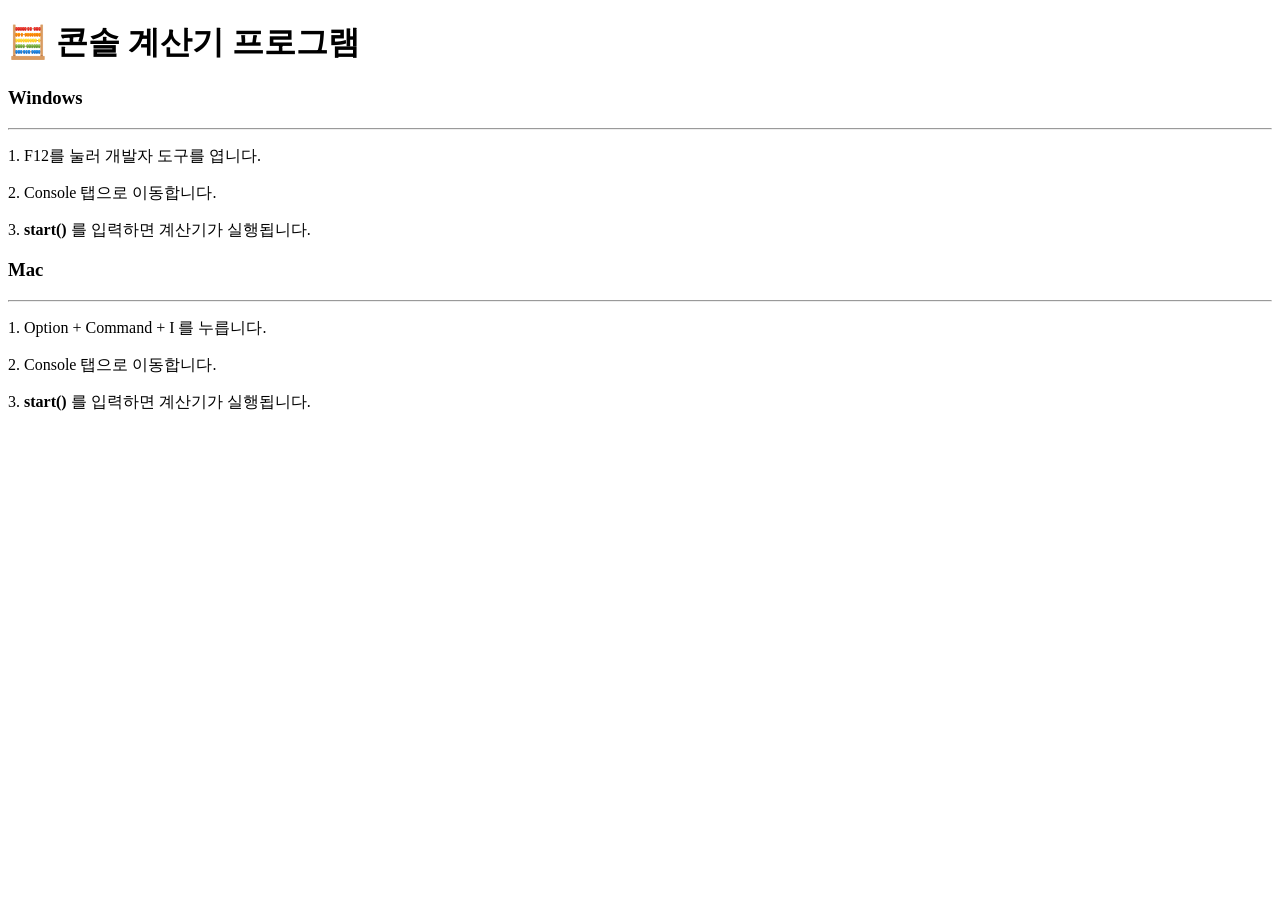
<file: JS/day1/index.html>
<!DOCTYPE html>
<html lang="ko">

<head>
    <meta charset="UTF-8">
    <title>사칙연산 계산기</title>

    <script src="calculator.js"></script>
</head>

<body>

    <h1>🧮 콘솔 계산기 프로그램</h1>

    <h3>Windows</h3>
    <hr>

    <p>1. F12를 눌러 개발자 도구를 엽니다.</p>
    <p>2. Console 탭으로 이동합니다.</p>
    <p>3. <strong>start()</strong> 를 입력하면 계산기가 실행됩니다.</p>

    <h3>Mac</h3>
    <hr>

    <p>1. Option + Command + I 를 누릅니다.</p>
    <p>2. Console 탭으로 이동합니다.</p>
    <p>3. <strong>start()</strong> 를 입력하면 계산기가 실행됩니다.</p>

</body>

</html>
</file>
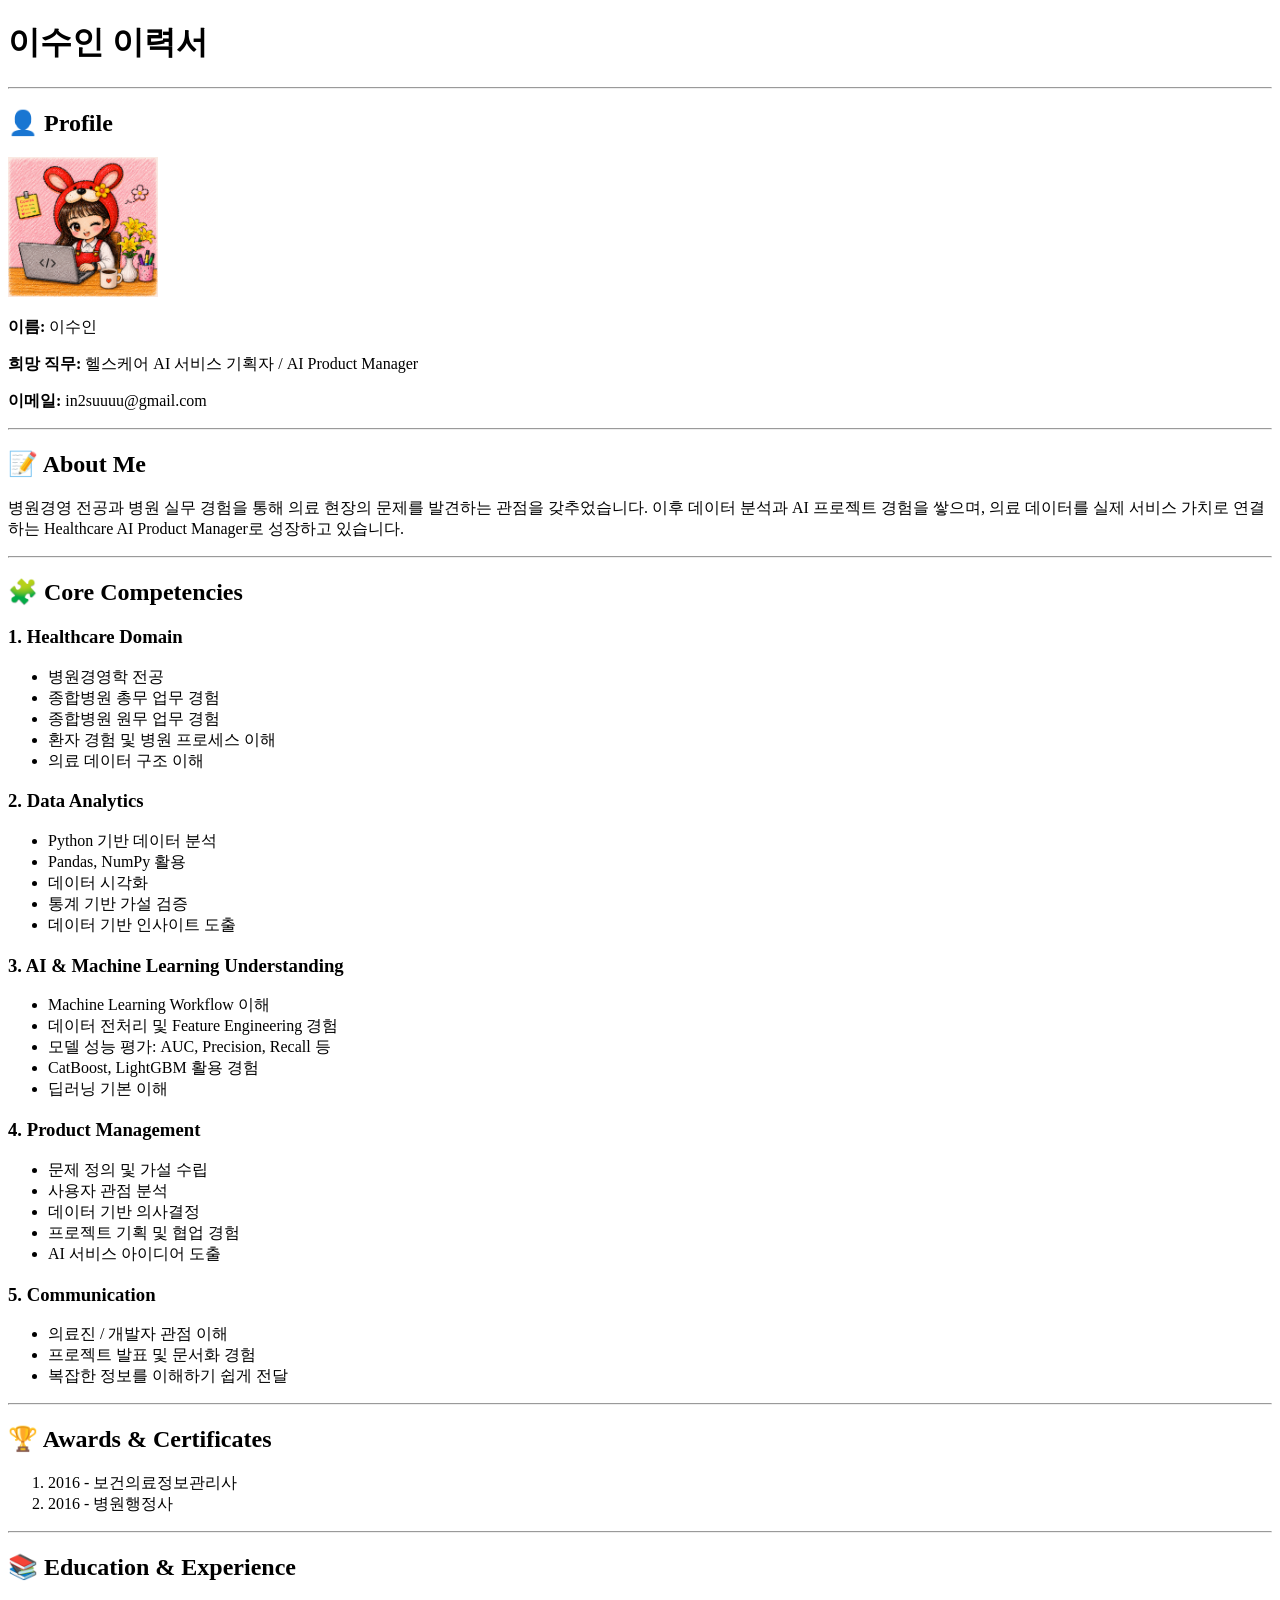
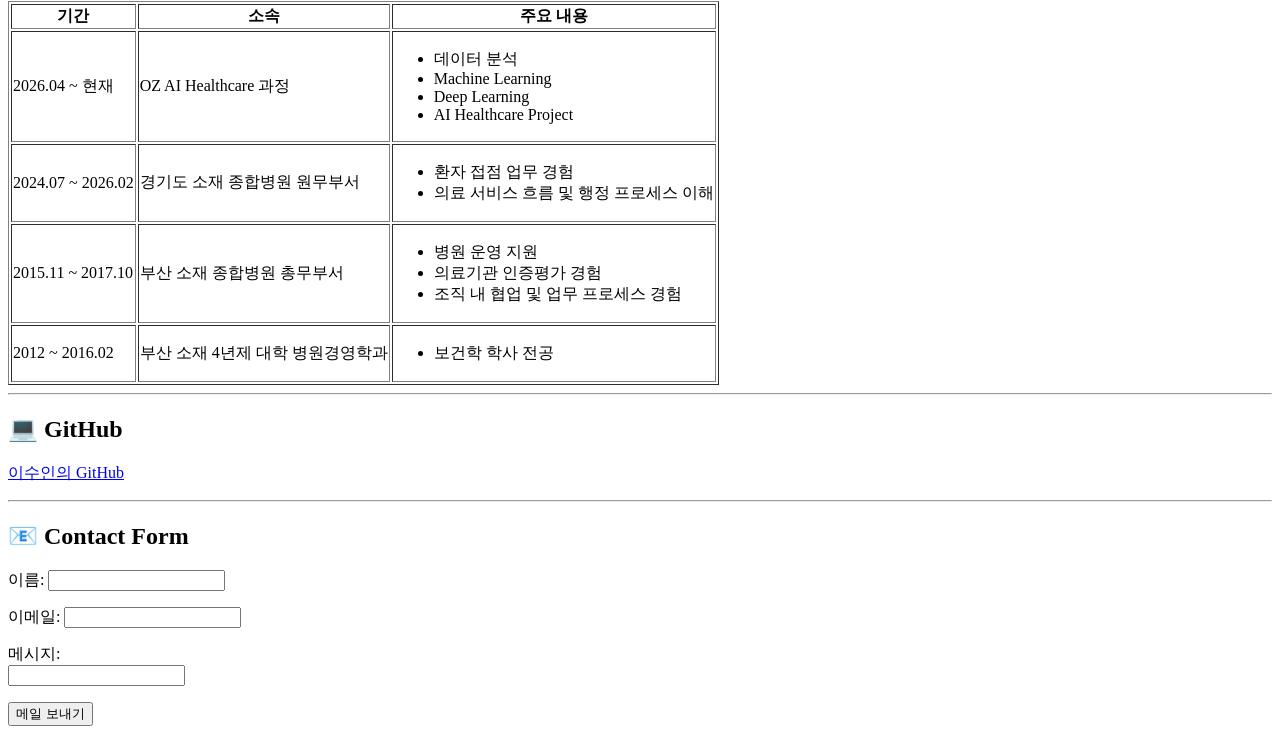
<file: HTML_CSS/day1/resume.html>
<!DOCTYPE html>
<html lang="ko">
<head>
  <meta charset="UTF-8">
  <title>이수인 이력서</title>
</head>

<body>

  <h1>이수인 이력서</h1>

  <hr>

  <h2>👤 Profile</h2>
  <img src="이또끼.png" alt="프로필 이미지" width="150">

  <p><strong>이름:</strong> 이수인</p>
  <p><strong>희망 직무:</strong> 헬스케어 AI 서비스 기획자 / AI Product Manager</p>
  <p><strong>이메일:</strong> in2suuuu@gmail.com</p>

  <hr>

  <h2>📝 About Me</h2>
  <p>
    병원경영 전공과 병원 실무 경험을 통해 의료 현장의 문제를 발견하는 관점을 갖추었습니다.
    이후 데이터 분석과 AI 프로젝트 경험을 쌓으며, 의료 데이터를 실제 서비스 가치로 연결하는
    Healthcare AI Product Manager로 성장하고 있습니다.
  </p>

  <hr>

  <h2>🧩 Core Competencies</h2>

  <h3>1. Healthcare Domain</h3>
  <ul>
    <li>병원경영학 전공</li>
    <li>종합병원 총무 업무 경험</li>
    <li>종합병원 원무 업무 경험</li>
    <li>환자 경험 및 병원 프로세스 이해</li>
    <li>의료 데이터 구조 이해</li>
  </ul>

  <h3>2. Data Analytics</h3>
  <ul>
    <li>Python 기반 데이터 분석</li>
    <li>Pandas, NumPy 활용</li>
    <li>데이터 시각화</li>
    <li>통계 기반 가설 검증</li>
    <li>데이터 기반 인사이트 도출</li>
  </ul>

  <h3>3. AI & Machine Learning Understanding</h3>
  <ul>
    <li>Machine Learning Workflow 이해</li>
    <li>데이터 전처리 및 Feature Engineering 경험</li>
    <li>모델 성능 평가: AUC, Precision, Recall 등</li>
    <li>CatBoost, LightGBM 활용 경험</li>
    <li>딥러닝 기본 이해</li>
  </ul>

  <h3>4. Product Management</h3>
  <ul>
    <li>문제 정의 및 가설 수립</li>
    <li>사용자 관점 분석</li>
    <li>데이터 기반 의사결정</li>
    <li>프로젝트 기획 및 협업 경험</li>
    <li>AI 서비스 아이디어 도출</li>
  </ul>

  <h3>5. Communication</h3>
  <ul>
    <li>의료진 / 개발자 관점 이해</li>
    <li>프로젝트 발표 및 문서화 경험</li>
    <li>복잡한 정보를 이해하기 쉽게 전달</li>
  </ul>

  <hr>

  <h2>🏆 Awards & Certificates</h2>
  <ol>
    <li>2016 - 보건의료정보관리사</li>
    <li>2016 - 병원행정사</li>
  </ol>

  <hr>

  <h2>📚 Education & Experience</h2>

  <table border="1">
    <thead>
      <tr>
        <th>기간</th>
        <th>소속</th>
        <th>주요 내용</th>
      </tr>
    </thead>

    <tbody>
      <tr>
        <td>2026.04 ~ 현재</td>
        <td>OZ AI Healthcare 과정</td>
        <td>
          <ul>
            <li>데이터 분석</li>
            <li>Machine Learning</li>
            <li>Deep Learning</li>
            <li>AI Healthcare Project</li>
          </ul>
        </td>
      </tr>

      <tr>
        <td>2024.07 ~ 2026.02</td>
        <td>경기도 소재 종합병원 원무부서</td>
        <td>
          <ul>
            <li>환자 접점 업무 경험</li>
            <li>의료 서비스 흐름 및 행정 프로세스 이해</li>
          </ul>
        </td>
      </tr>

      <tr>
        <td>2015.11 ~ 2017.10</td>
        <td>부산 소재 종합병원 총무부서</td>
        <td>
          <ul>
            <li>병원 운영 지원</li>
            <li>의료기관 인증평가 경험</li>
            <li>조직 내 협업 및 업무 프로세스 경험</li>
          </ul>
        </td>
      </tr>

      <tr>
        <td>2012 ~ 2016.02</td>
        <td>부산 소재 4년제 대학 병원경영학과</td>
        <td>
          <ul>
            <li>보건학 학사 전공</li>
          </ul>
        </td>
      </tr>
    </tbody>
  </table>

  <hr>

  <h2>💻 GitHub</h2>
  <p>
    <a href="https://github.com/in2su-code" target="_blank">
      이수인의 GitHub
      
    </a>
  </p>

  <hr>

  <h2>📧 Contact Form</h2>

  <form>
    <p>
      <label for="name">이름:</label>
      <input type="text" id="name" name="name">
    </p>

    <p>
      <label for="email">이메일:</label>
      <input type="email" id="email" name="email">
    </p>

    <p>
      <label for="message">메시지:</label><br>
      <input type="text" id="message" name="message">
    </p>

    <button type="submit">메일 보내기</button>
  </form>

</body>
</html>
</file>
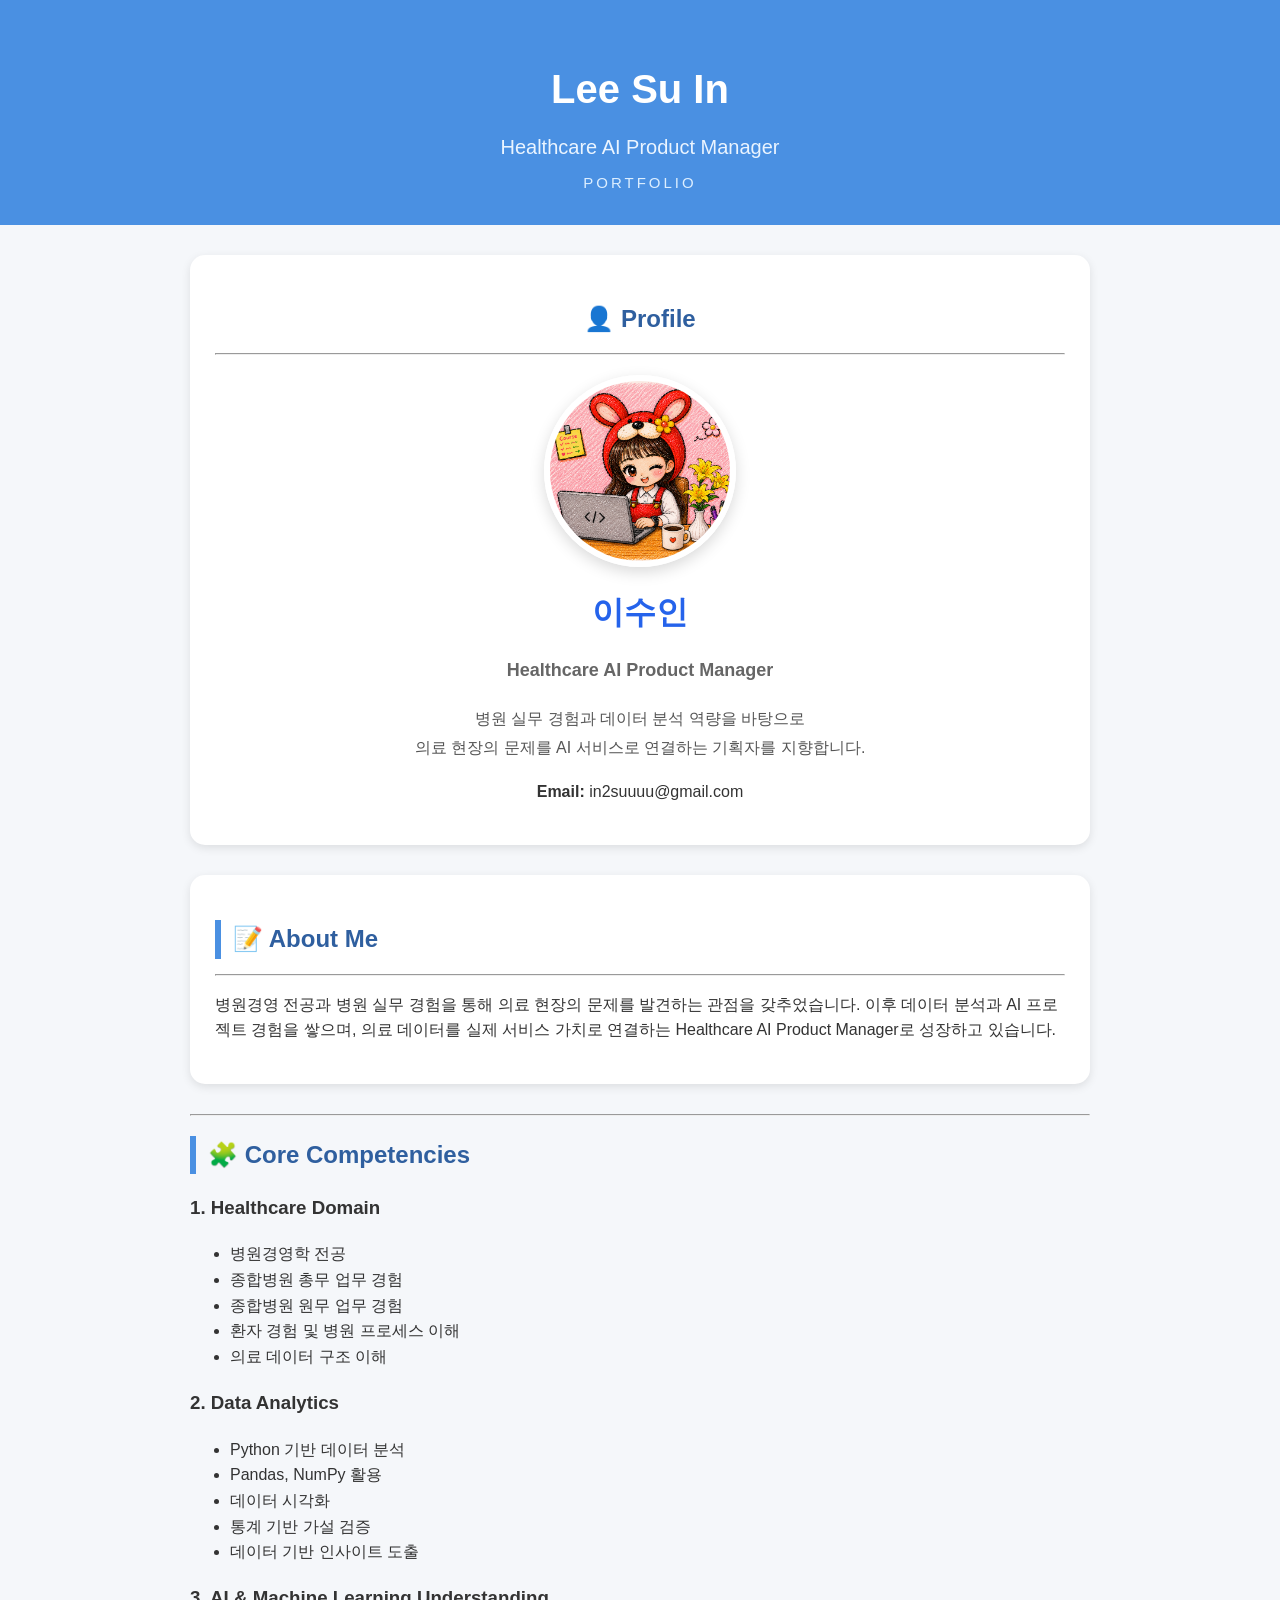
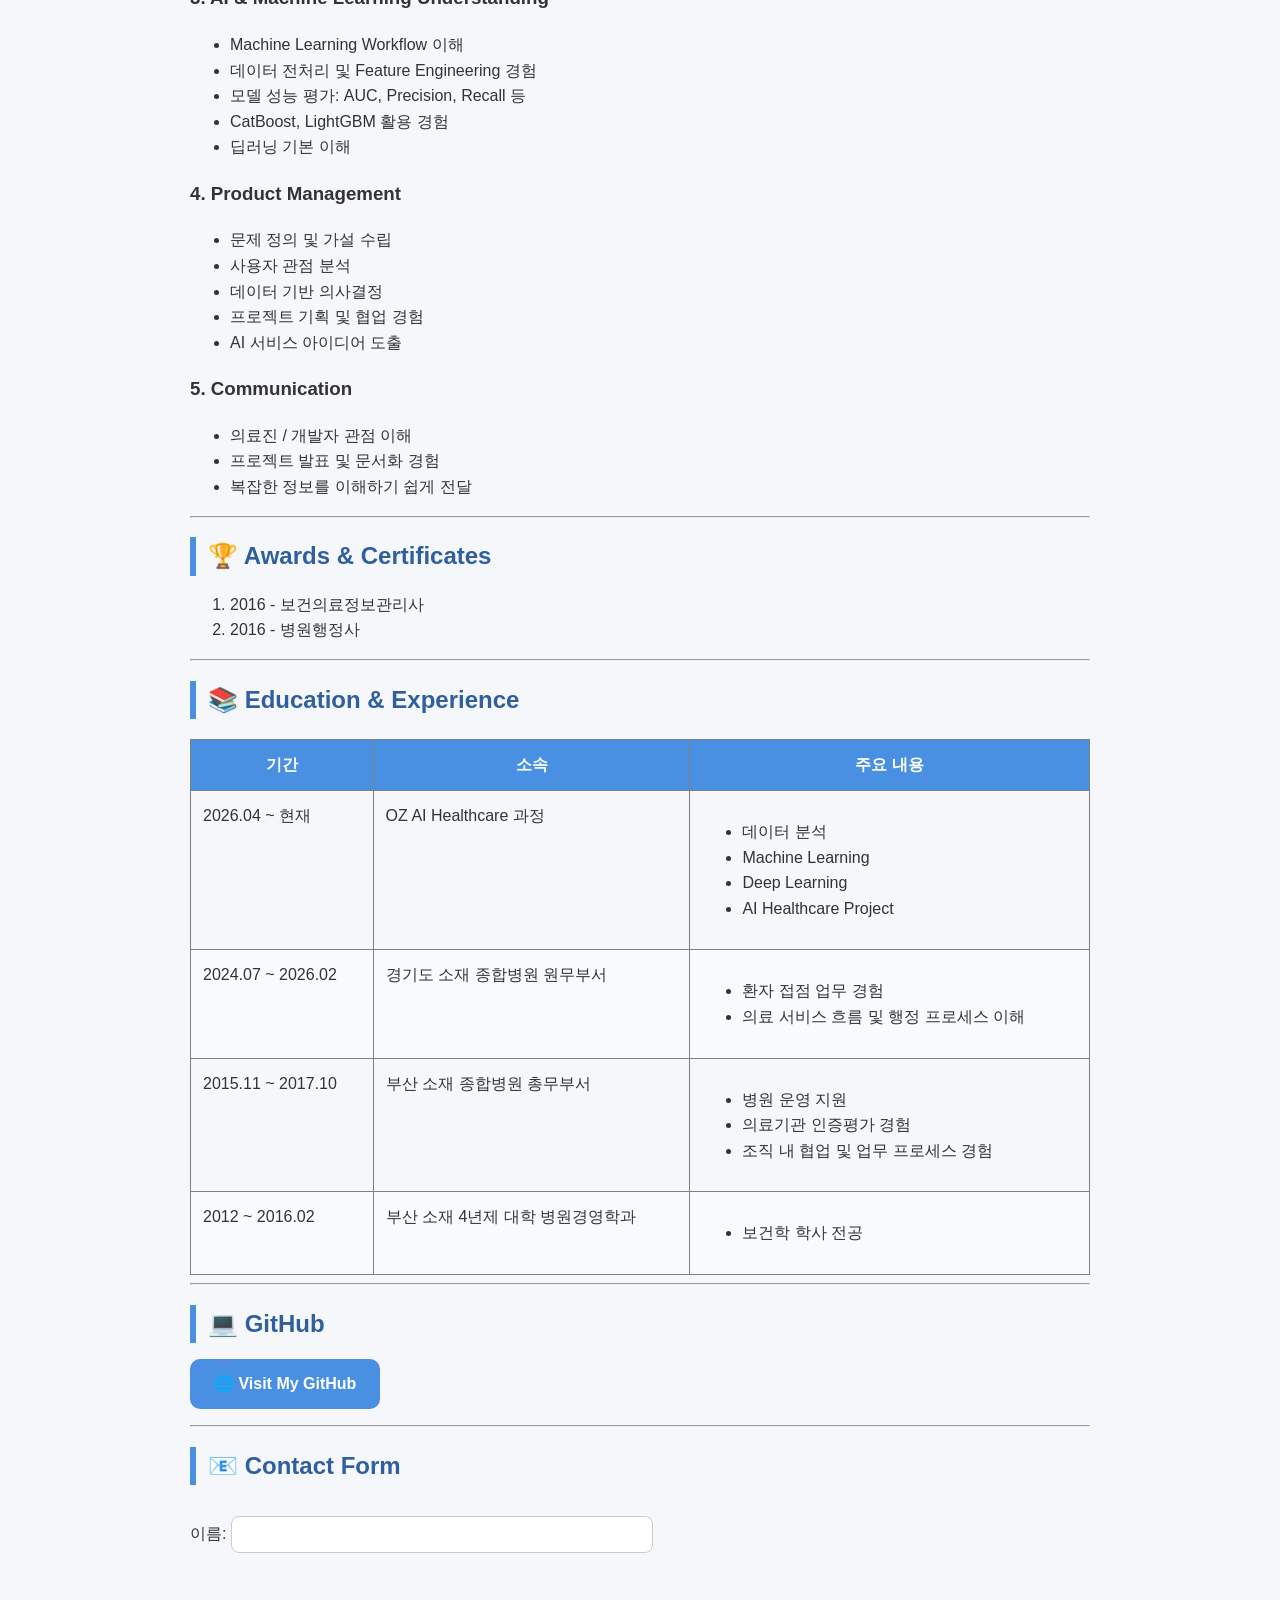
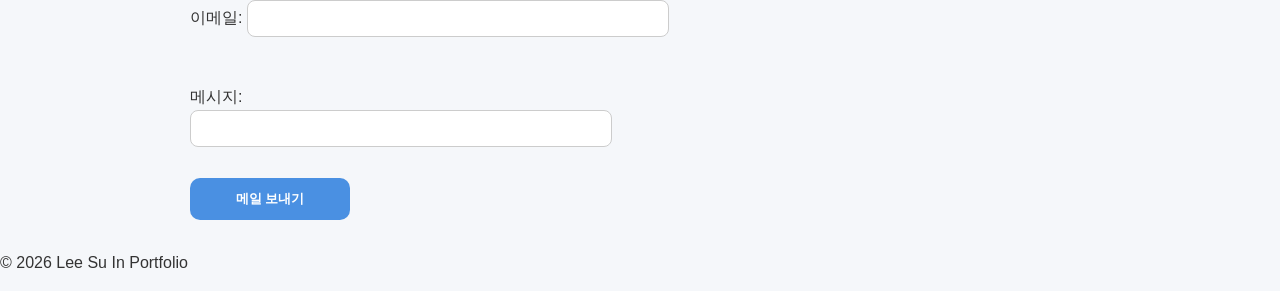
<file: HTML_CSS/day2/resume.html>
<!DOCTYPE html>
<html lang="ko">

<head>
  <meta charset="UTF-8">
  <title>이수인 이력서</title>
  <Link rel="stylesheet" href="resume_style.css">

</head>

<body>

  <header>
    <h1>Lee Su In</h1>

    <p>Healthcare AI Product Manager</p>

    <small>PORTFOLIO</small>
  </header>
  <main>
    <section class="profile-section">
      <h2>👤 Profile</h2>
      <hr>

      <img src="이또끼.png" alt="프로필 이미지" class="profile-img">

      <h3 class="profile-name">이수인</h3>

      <p class="profile-title">
        Healthcare AI Product Manager
      </p>

      <p class="profile-description">
        병원 실무 경험과 데이터 분석 역량을 바탕으로<br>
        의료 현장의 문제를 AI 서비스로 연결하는 기획자를 지향합니다.
      </p>

      <p>
        <strong>Email:</strong> in2suuuu@gmail.com
      </p>
    </section>


    <section>

      <h2>📝 About Me</h2>
      <hr>
      <p>
        병원경영 전공과 병원 실무 경험을 통해 의료 현장의 문제를 발견하는 관점을 갖추었습니다.
        이후 데이터 분석과 AI 프로젝트 경험을 쌓으며, 의료 데이터를 실제 서비스 가치로 연결하는
        Healthcare AI Product Manager로 성장하고 있습니다.
      </p>
    </section>


    <hr>

    <h2>🧩 Core Competencies</h2>

    <h3>1. Healthcare Domain</h3>
    <ul>
      <li>병원경영학 전공</li>
      <li>종합병원 총무 업무 경험</li>
      <li>종합병원 원무 업무 경험</li>
      <li>환자 경험 및 병원 프로세스 이해</li>
      <li>의료 데이터 구조 이해</li>
    </ul>

    <h3>2. Data Analytics</h3>
    <ul>
      <li>Python 기반 데이터 분석</li>
      <li>Pandas, NumPy 활용</li>
      <li>데이터 시각화</li>
      <li>통계 기반 가설 검증</li>
      <li>데이터 기반 인사이트 도출</li>
    </ul>

    <h3>3. AI & Machine Learning Understanding</h3>
    <ul>
      <li>Machine Learning Workflow 이해</li>
      <li>데이터 전처리 및 Feature Engineering 경험</li>
      <li>모델 성능 평가: AUC, Precision, Recall 등</li>
      <li>CatBoost, LightGBM 활용 경험</li>
      <li>딥러닝 기본 이해</li>
    </ul>

    <h3>4. Product Management</h3>
    <ul>
      <li>문제 정의 및 가설 수립</li>
      <li>사용자 관점 분석</li>
      <li>데이터 기반 의사결정</li>
      <li>프로젝트 기획 및 협업 경험</li>
      <li>AI 서비스 아이디어 도출</li>
    </ul>

    <h3>5. Communication</h3>
    <ul>
      <li>의료진 / 개발자 관점 이해</li>
      <li>프로젝트 발표 및 문서화 경험</li>
      <li>복잡한 정보를 이해하기 쉽게 전달</li>
    </ul>

    <hr>

    <h2>🏆 Awards & Certificates</h2>
    <ol>
      <li>2016 - 보건의료정보관리사</li>
      <li>2016 - 병원행정사</li>
    </ol>

    <hr>

    <h2>📚 Education & Experience</h2>

    <table border="1">
      <thead>
        <tr>
          <th>기간</th>
          <th>소속</th>
          <th>주요 내용</th>
        </tr>
      </thead>

      <tbody>
        <tr>
          <td>2026.04 ~ 현재</td>
          <td>OZ AI Healthcare 과정</td>
          <td>
            <ul>
              <li>데이터 분석</li>
              <li>Machine Learning</li>
              <li>Deep Learning</li>
              <li>AI Healthcare Project</li>
            </ul>
          </td>
        </tr>

        <tr>
          <td>2024.07 ~ 2026.02</td>
          <td>경기도 소재 종합병원 원무부서</td>
          <td>
            <ul>
              <li>환자 접점 업무 경험</li>
              <li>의료 서비스 흐름 및 행정 프로세스 이해</li>
            </ul>
          </td>
        </tr>

        <tr>
          <td>2015.11 ~ 2017.10</td>
          <td>부산 소재 종합병원 총무부서</td>
          <td>
            <ul>
              <li>병원 운영 지원</li>
              <li>의료기관 인증평가 경험</li>
              <li>조직 내 협업 및 업무 프로세스 경험</li>
            </ul>
          </td>
        </tr>

        <tr>
          <td>2012 ~ 2016.02</td>
          <td>부산 소재 4년제 대학 병원경영학과</td>
          <td>
            <ul>
              <li>보건학 학사 전공</li>
            </ul>
          </td>
        </tr>
      </tbody>
    </table>

    <hr>

    <h2>💻 GitHub</h2>
    <p>
      <a href="https://github.com/in2su-code"  target="_blank"
         class = "github-btn" >
         🌐 Visit My GitHub 

      </a>
    </p>

    <hr>

    <h2>📧 Contact Form</h2>

    <form>
      <p>
        <label for="name">이름:</label>
        <input type="text" id="name" name="name">
      </p>

      <p>
        <label for="email">이메일:</label>
        <input type="email" id="email" name="email">
      </p>

      <p>
        <label for="message">메시지:</label><br>
        <input type="text" id="message" name="message">
      </p>

      <button type="submit">메일 보내기</button>
    </form>
  </main>

  <footer>
    <p>© 2026 Lee Su In Portfolio</p>
  </footer>
</body>

</html>
</file>
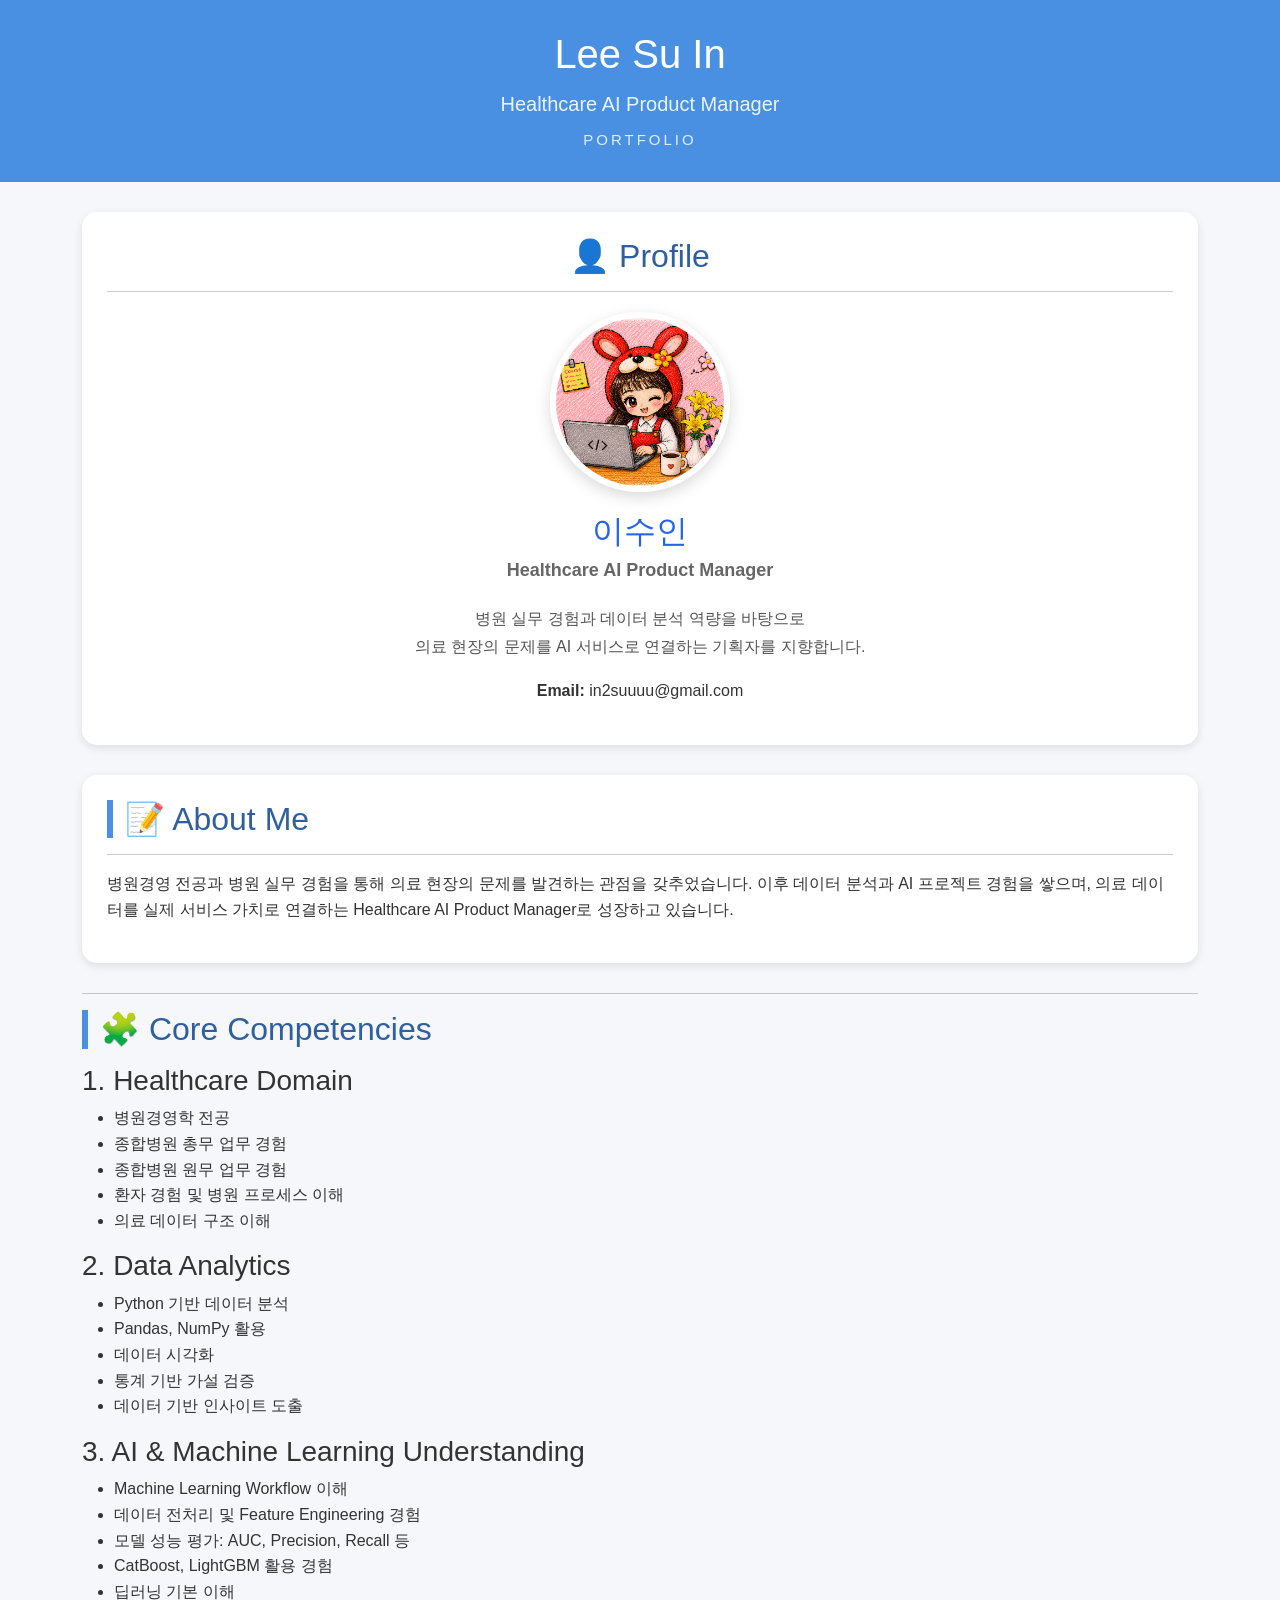
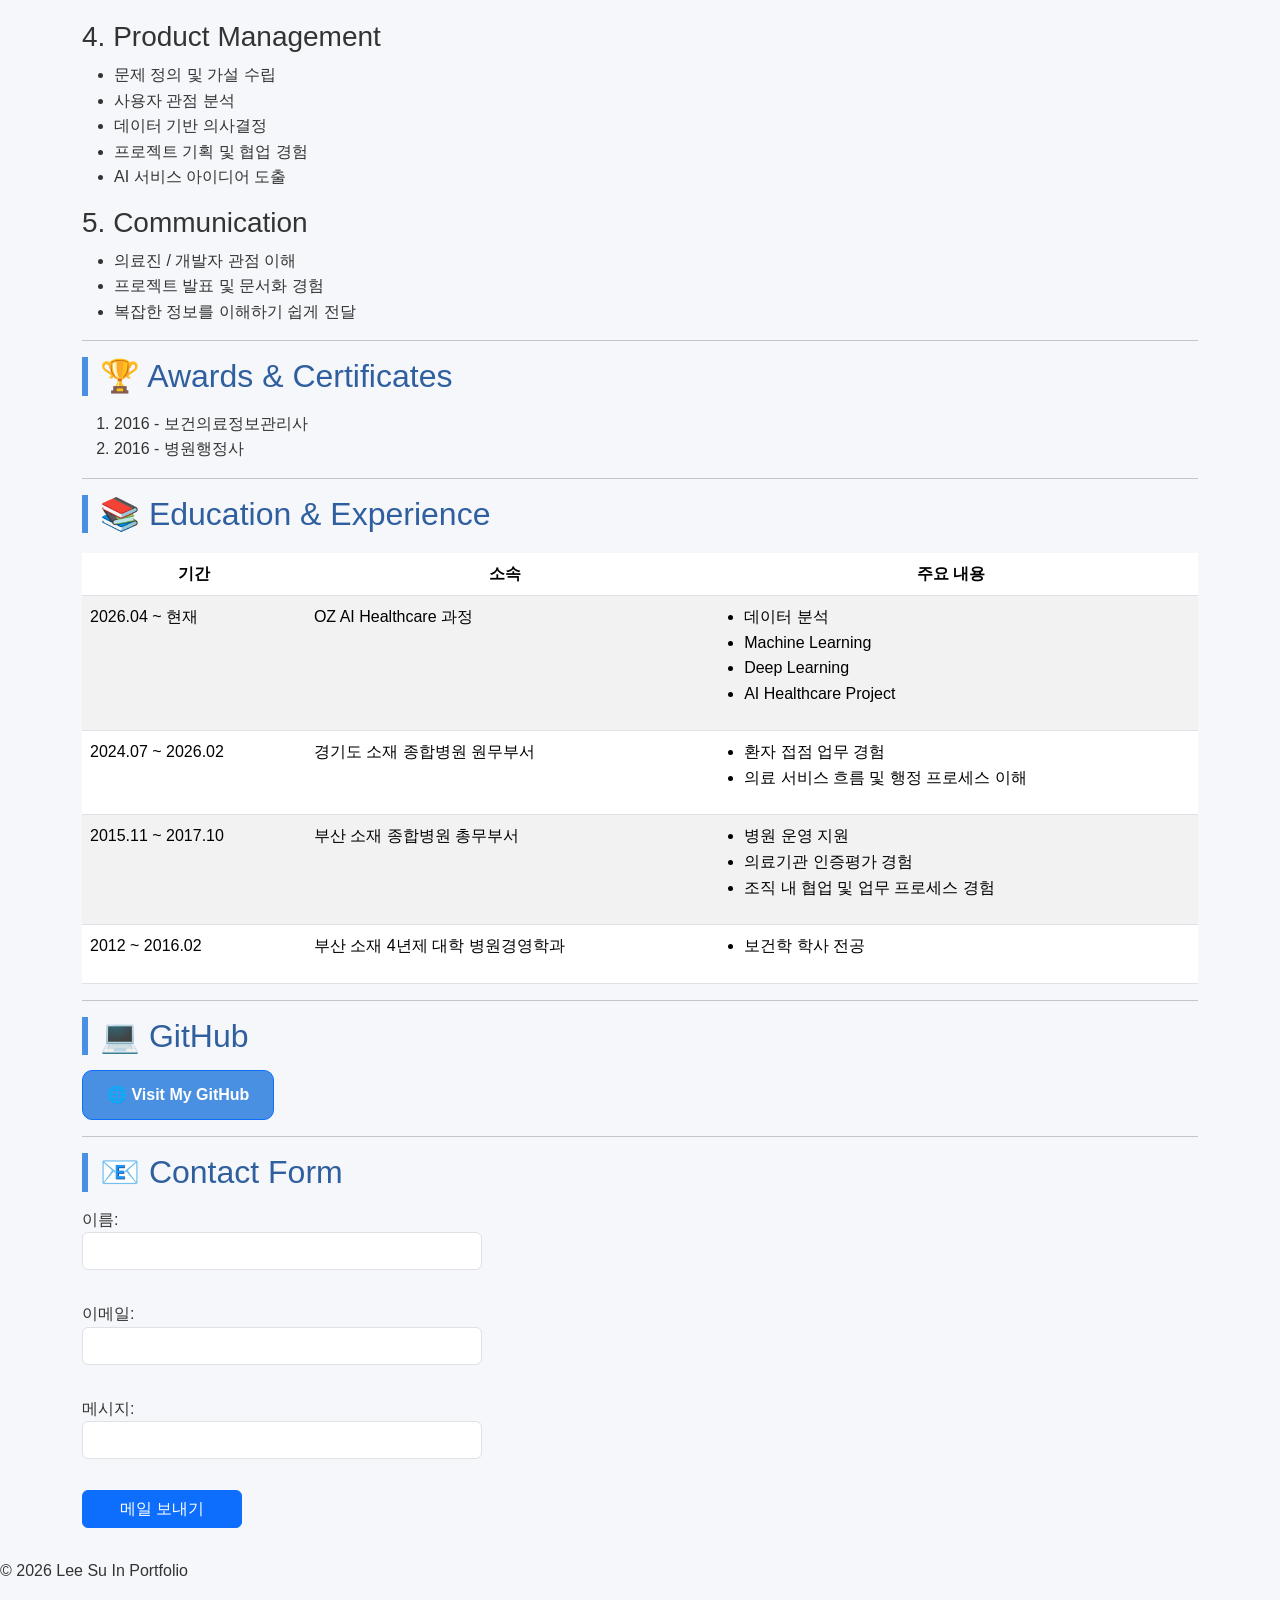
<file: HTML_CSS/day3/resume.html>
<!DOCTYPE html>
<html lang="ko">

<head>
  <meta charset="UTF-8">
  <title>이수인 이력서</title>
  <link href="https://cdn.jsdelivr.net/npm/bootstrap@5.3.7/dist/css/bootstrap.min.css" rel="stylesheet">
  <Link rel="stylesheet" href="resume_style.css">

</head>

<body>

  <header>
    <h1>Lee Su In</h1>

    <p>Healthcare AI Product Manager</p>

    <small>PORTFOLIO</small>
  </header>
  <main class="container">
    <section class="profile-section">
      <h2>👤 Profile</h2>
      <hr>

      <img src="이또끼.png" alt="프로필 이미지" class="profile-img">

      <h3 class="profile-name">이수인</h3>

      <p class="profile-title">
        Healthcare AI Product Manager
      </p>

      <p class="profile-description">
        병원 실무 경험과 데이터 분석 역량을 바탕으로<br>
        의료 현장의 문제를 AI 서비스로 연결하는 기획자를 지향합니다.
      </p>

      <p>
        <strong>Email:</strong> in2suuuu@gmail.com
      </p>
    </section>


    <section>

      <h2>📝 About Me</h2>
      <hr>
      <p>
        병원경영 전공과 병원 실무 경험을 통해 의료 현장의 문제를 발견하는 관점을 갖추었습니다.
        이후 데이터 분석과 AI 프로젝트 경험을 쌓으며, 의료 데이터를 실제 서비스 가치로 연결하는
        Healthcare AI Product Manager로 성장하고 있습니다.
      </p>
    </section>


    <hr>

    <h2>🧩 Core Competencies</h2>

    <h3>1. Healthcare Domain</h3>
    <ul>
      <li>병원경영학 전공</li>
      <li>종합병원 총무 업무 경험</li>
      <li>종합병원 원무 업무 경험</li>
      <li>환자 경험 및 병원 프로세스 이해</li>
      <li>의료 데이터 구조 이해</li>
    </ul>

    <h3>2. Data Analytics</h3>
    <ul>
      <li>Python 기반 데이터 분석</li>
      <li>Pandas, NumPy 활용</li>
      <li>데이터 시각화</li>
      <li>통계 기반 가설 검증</li>
      <li>데이터 기반 인사이트 도출</li>
    </ul>

    <h3>3. AI & Machine Learning Understanding</h3>
    <ul>
      <li>Machine Learning Workflow 이해</li>
      <li>데이터 전처리 및 Feature Engineering 경험</li>
      <li>모델 성능 평가: AUC, Precision, Recall 등</li>
      <li>CatBoost, LightGBM 활용 경험</li>
      <li>딥러닝 기본 이해</li>
    </ul>

    <h3>4. Product Management</h3>
    <ul>
      <li>문제 정의 및 가설 수립</li>
      <li>사용자 관점 분석</li>
      <li>데이터 기반 의사결정</li>
      <li>프로젝트 기획 및 협업 경험</li>
      <li>AI 서비스 아이디어 도출</li>
    </ul>

    <h3>5. Communication</h3>
    <ul>
      <li>의료진 / 개발자 관점 이해</li>
      <li>프로젝트 발표 및 문서화 경험</li>
      <li>복잡한 정보를 이해하기 쉽게 전달</li>
    </ul>

    <hr>

    <h2>🏆 Awards & Certificates</h2>
    <ol>
      <li>2016 - 보건의료정보관리사</li>
      <li>2016 - 병원행정사</li>
    </ol>

    <hr>

    <h2>📚 Education & Experience</h2>

    <table class="table table-striped table-hover">
      <thead>
        <tr>
          <th>기간</th>
          <th>소속</th>
          <th>주요 내용</th>
        </tr>
      </thead>

      <tbody>
        <tr>
          <td>2026.04 ~ 현재</td>
          <td>OZ AI Healthcare 과정</td>
          <td>
            <ul>
              <li>데이터 분석</li>
              <li>Machine Learning</li>
              <li>Deep Learning</li>
              <li>AI Healthcare Project</li>
            </ul>
          </td>
        </tr>

        <tr>
          <td>2024.07 ~ 2026.02</td>
          <td>경기도 소재 종합병원 원무부서</td>
          <td>
            <ul>
              <li>환자 접점 업무 경험</li>
              <li>의료 서비스 흐름 및 행정 프로세스 이해</li>
            </ul>
          </td>
        </tr>

        <tr>
          <td>2015.11 ~ 2017.10</td>
          <td>부산 소재 종합병원 총무부서</td>
          <td>
            <ul>
              <li>병원 운영 지원</li>
              <li>의료기관 인증평가 경험</li>
              <li>조직 내 협업 및 업무 프로세스 경험</li>
            </ul>
          </td>
        </tr>

        <tr>
          <td>2012 ~ 2016.02</td>
          <td>부산 소재 4년제 대학 병원경영학과</td>
          <td>
            <ul>
              <li>보건학 학사 전공</li>
            </ul>
          </td>
        </tr>
      </tbody>
    </table>

    <hr>

    <h2>💻 GitHub</h2>
    <p>
      <a href="https://github.com/in2su-code"  
         target="_blank"
         class = "github-btn btn btn-primary" >
         🌐 Visit My GitHub 

      </a>
    </p>

    <hr>

    <h2>📧 Contact Form</h2>

    <form>
      <p>
        <label for="name">이름:</label>
        <input id="name" type="text" class="form-control">
      </p>

      <p>
        <label for="email">이메일:</label>
        <input id="email" type="email" class="form-control">
      </p>

      <p>
        <label for="message">메시지:</label><br>
        <input id="message" type="text" class="form-control">
      </p>

      <button type="submit" class="btn btn-primary" >메일 보내기</button>
    </form>
  </main>

  <footer>
    <p>© 2026 Lee Su In Portfolio</p>
  </footer>
</body>

</html>
</file>
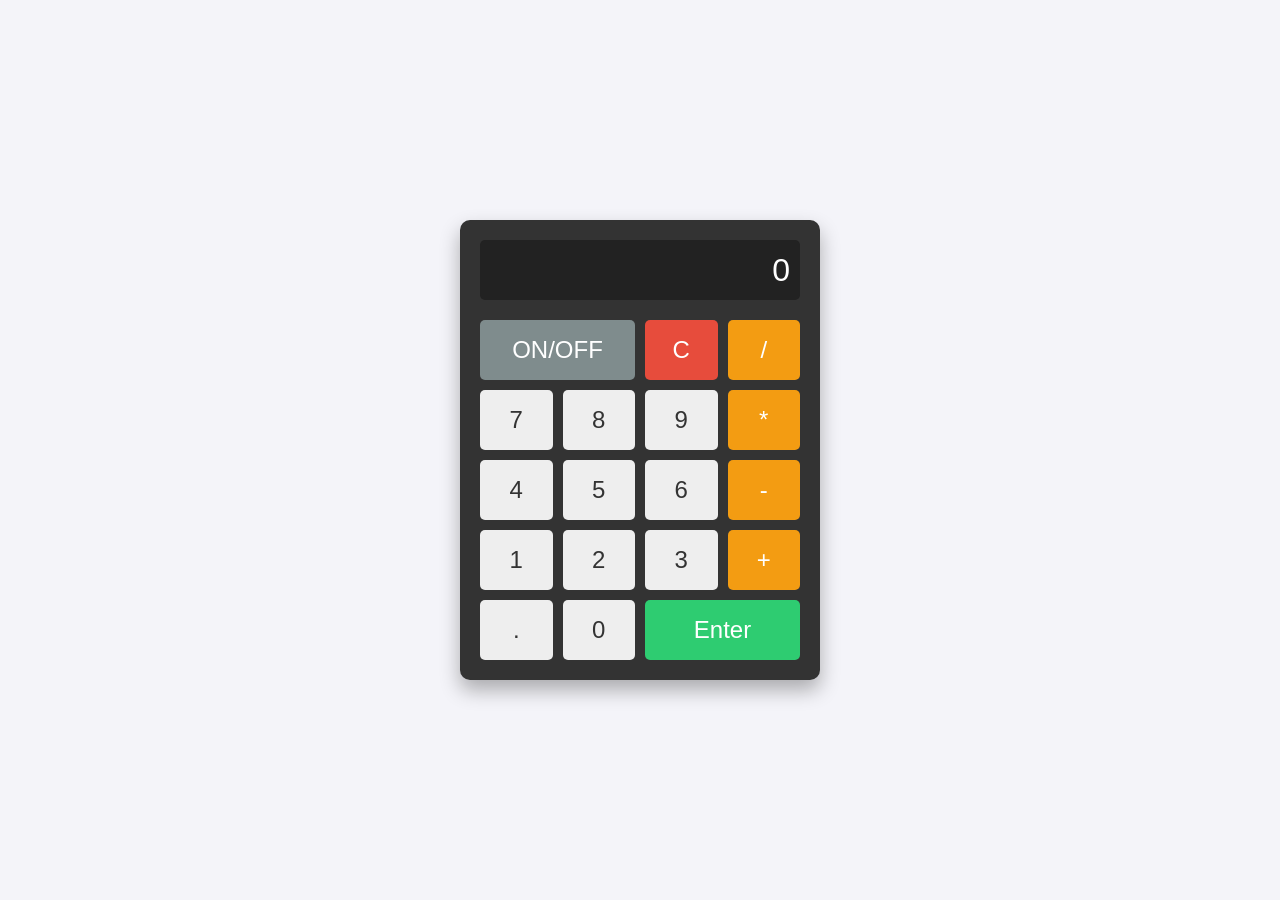
<file: JS/day2/calculator.html>
<!DOCTYPE html>
<html lang="ko">
<head>
    <meta charset="UTF-8">
    <meta name="viewport" content="width=device-width, initial-scale=1.0">
    <title>JS 사칙연산 계산기 v2</title>
    <link rel="stylesheet" href="calculator_style.css">
</head>
<body>

<div class="calculator">
  <input type="text" id="display" readonly value="0">

  <div class="buttons">
    <button class="on-off">ON/OFF</button>
    <button class="clear">C</button>
    <button class="operator" data-operator="/">/</button>

    <button class="number" data-value="7">7</button>
    <button class="number" data-value="8">8</button>
    <button class="number" data-value="9">9</button>
    <button class="operator" data-operator="*">*</button>

    <button class="number" data-value="4">4</button>
    <button class="number" data-value="5">5</button>
    <button class="number" data-value="6">6</button>
    <button class="operator" data-operator="-">-</button>

    <button class="number" data-value="1">1</button>
    <button class="number" data-value="2">2</button>
    <button class="number" data-value="3">3</button>
    <button class="operator" data-operator="+">+</button>

    <button class="number" data-value=".">.</button>
    <button class="number" data-value="0">0</button>
    <button class="enter">Enter</button>
  </div>
</div>

<script src="calculator.js"></script>

</body>
</html>
</file>
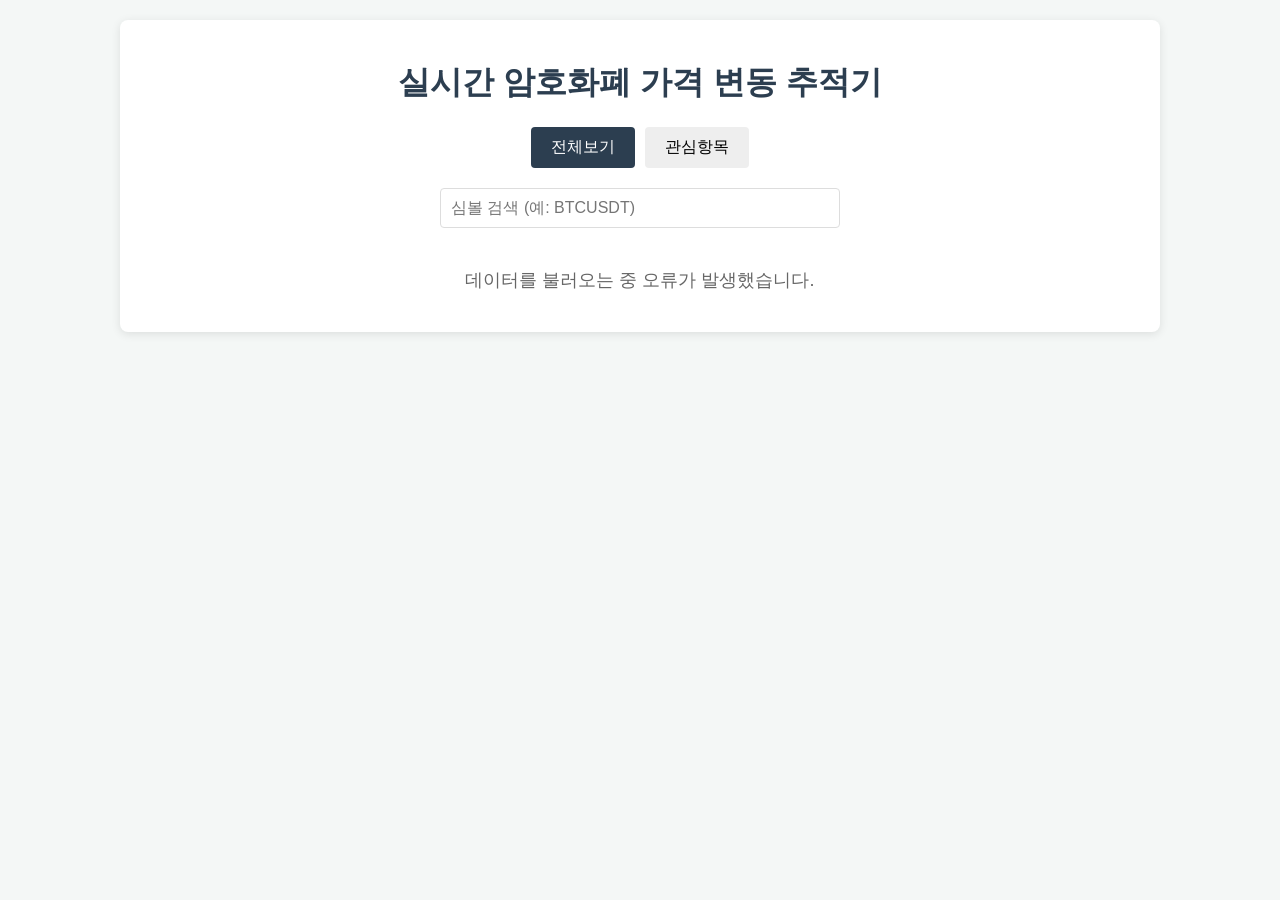
<file: JS/day3/cryptocurrency.html>
<!DOCTYPE html>
<html lang="ko">
<head>
  <meta charset="UTF-8">
  <meta name="viewport" content="width=device-width, initial-scale=1.0">

  <title>암호화폐 가격 변동 추적기</title>

  <link rel="stylesheet" href="cryptocurrency_style.css">
</head>

<body>
  <div class="container">

    <h1>실시간 암호화폐 가격 변동 추적기</h1>

    <div class="tabs">
      <button id="allTab" class="tab-btn active">
        전체보기
      </button>

      <button id="favoritesTab" class="tab-btn">
        관심항목
      </button>
    </div>

    <div class="search-container">
      <input
        type="text"
        id="searchInput"
        placeholder="심볼 검색 (예: BTCUSDT)"
      >
    </div>

    <div id="loading" class="loading">
      데이터를 불러오는 중...
    </div>

    <table id="cryptoTable" class="hidden">
      <thead>
        <tr>
          <th>관심</th>
          <th>심볼</th>
          <th>현재가</th>
          <th>24시간 변동률</th>
          <th>최고가</th>
          <th>최저가</th>
        </tr>
      </thead>

      <tbody id="cryptoList">
        <!-- JavaScript가 데이터 행을 추가합니다. -->
      </tbody>
    </table>

  </div>

  <script src="cryptocurrency.js"></script>
</body>
</html>
</file>
<file: HTML_CSS/day2/resume_style.css>
/* ===== 전체 기본 설정 ===== */
body {
  margin: 0;
  font-family: Arial, sans-serif;
  background-color: #f5f7fa;
  color: #333333;
  line-height: 1.6;
}

/* ===== Header 영역 ===== */
header {
  background-color: #4A90E2;
  color: white;
  text-align: center;
  padding: 30px;
}

header h1 {
  font-size: 40px;
  margin-bottom: 10px;
}

header p {
  font-size: 20px;
  color: #EAF4FF;
  margin: 0;
}

header small {
  display: block;
  margin-top: 8px;
  color: #DCEEFF;
  font-size: 15px;
  letter-spacing: 3px;
}

/* ===== Main Layout ===== */
main {
  width: 80%;
  max-width: 900px;
  margin: 30px auto;
}

/* ===== Section Card ===== */
section {
  background-color: white;
  padding: 25px;
  margin-bottom: 30px;
  border-radius: 15px;
  box-shadow: 0 3px 10px rgba(0, 0, 0, 0.1);
}

/* ===== 제목 스타일 ===== */
h2 {
  color: #2f5f9f;
  border-left: 6px solid #4A90E2;
  padding-left: 12px;
  margin-bottom: 15px;
}

/* ===== Profile 영역 ===== */
.profile-section {
  text-align: center;
}

.profile-section h2 {
  text-align: center;
  border-left: none;
  padding-left: 0;
}

.profile-img {
  width: 180px;
  height: 180px;
  border-radius: 50%;
  object-fit: cover;
  border: 6px solid white;
  box-shadow: 0 5px 15px rgba(0,0,0,.15);
  margin: 20px auto;
  display: block;
}

.profile-name {
  font-size: 32px;
  color: #2563EB;
  margin-top: 15px;
  margin-bottom: 5px;
}

.profile-title {
  font-size: 18px;
  color: #666;
  font-weight: bold;
  margin-bottom: 20px;
}

.profile-description {
  line-height: 1.8;
  color: #555;
}

/* ===== GitHub 버튼 ===== */
.github-btn {
  display: inline-block;
  background-color: #4A90E2;
  color: white;
  text-decoration: none;
  padding: 12px 24px;
  border-radius: 10px;
  font-weight: bold;
  transition: 0.3s;
}

.github-btn:hover {
  background-color: #2563EB;
  transform: translateY(-2px);
}

/* ===== Form 영역 ===== */
form {
  display: flex;
  flex-direction: column;
  gap: 15px;
}

input {
  width: 100%;
  max-width: 400px;
  padding: 10px;
  border: 1px solid #cccccc;
  border-radius: 8px;
}

button {
  width: 160px;
  padding: 12px;
  border: none;
  border-radius: 10px;
  background-color: #4A90E2;
  color: white;
  font-weight: bold;
  cursor: pointer;
}

button:hover {
  background-color: #2563EB;
}

/* ===== Table 영역 ===== */
table {
  width: 100%;
  border-collapse: collapse;
  margin-top: 20px;
}

th {
  background-color: #4A90E2;
  color: white;
  padding: 12px;
  text-align: center;
}

td {
  padding: 12px;
  text-align: left;
  vertical-align: top;
}

tr:nth-child(even) {
  background-color: #F8FAFC;
}

/* ===== 반응형 디자인 ===== */
@media (max-width: 768px) {
  main {
    width: 95%;
    margin: 20px auto;
  }

  .profile-img {
    width: 140px;
    height: 140px;
  }

  .profile-name {
    font-size: 28px;
  }

  header h1 {
    font-size: 32px;
  }

  header p {
    font-size: 18px;
  }

  table {
    font-size: 14px;
  }

  input {
    max-width: 100%;
  }
}
</file>
<file: HTML_CSS/day3/resume_style.css>
/* ===== 전체 기본 설정 ===== */
body {
  margin: 0;
  font-family: Arial, sans-serif;
  background-color: #f5f7fa;
  color: #333333;
  line-height: 1.6;
}

/* ===== Header 영역 ===== */
header {
  background-color: #4A90E2;
  color: white;
  text-align: center;
  padding: 30px;
}

header h1 {
  font-size: 40px;
  margin-bottom: 10px;
}

header p {
  font-size: 20px;
  color: #EAF4FF;
  margin: 0;
}

header small {
  display: block;
  margin-top: 8px;
  color: #DCEEFF;
  font-size: 15px;
  letter-spacing: 3px;
}

/* ===== Main Layout ===== */
main {
  width: 80%;
  max-width: 900px;
  margin: 30px auto;
}

/* ===== Section Card ===== */
section {
  background-color: white;
  padding: 25px;
  margin-bottom: 30px;
  border-radius: 15px;
  box-shadow: 0 3px 10px rgba(0, 0, 0, 0.1);
}

/* ===== 제목 스타일 ===== */
h2 {
  color: #2f5f9f;
  border-left: 6px solid #4A90E2;
  padding-left: 12px;
  margin-bottom: 15px;
}

/* ===== Profile 영역 ===== */
.profile-section {
  text-align: center;
}

.profile-section h2 {
  text-align: center;
  border-left: none;
  padding-left: 0;
}

.profile-img {
  width: 180px;
  height: 180px;
  border-radius: 50%;
  object-fit: cover;
  border: 6px solid white;
  box-shadow: 0 5px 15px rgba(0,0,0,.15);
  margin: 20px auto;
  display: block;
}

.profile-name {
  font-size: 32px;
  color: #2563EB;
  margin-top: 15px;
  margin-bottom: 5px;
}

.profile-title {
  font-size: 18px;
  color: #666;
  font-weight: bold;
  margin-bottom: 20px;
}

.profile-description {
  line-height: 1.8;
  color: #555;
}

/* ===== GitHub 버튼 ===== */
.github-btn {
  display: inline-block;
  background-color: #4A90E2;
  color: white;
  text-decoration: none;
  padding: 12px 24px;
  border-radius: 10px;
  font-weight: bold;
  transition: 0.3s;
}

.github-btn:hover {
  background-color: #2563EB;
  transform: translateY(-2px);
}

/* ===== Form 영역 ===== */
form {
  display: flex;
  flex-direction: column;
  gap: 15px;
}

input {
  width: 100%;
  max-width: 400px;
  padding: 10px;
  border: 1px solid #cccccc;
  border-radius: 8px;
}

button {
  width: 160px;
  padding: 12px;
  border: none;
  border-radius: 10px;
  background-color: #4A90E2;
  color: white;
  font-weight: bold;
  cursor: pointer;
}

button:hover {
  background-color: #2563EB;
}

/* ===== Table 영역 ===== */
table {
  width: 100%;
  border-collapse: collapse;
  margin-top: 20px;
}

th {
  background-color: #4A90E2;
  color: white;
  padding: 12px;
  text-align: center;
}

td {
  padding: 12px;
  text-align: left;
  vertical-align: top;
}

tr:nth-child(even) {
  background-color: #F8FAFC;
}

/* ===== 반응형 디자인 ===== */
@media (max-width: 768px) {
  main {
    width: 95%;
    margin: 20px auto;
  }

  .profile-img {
    width: 140px;
    height: 140px;
  }

  .profile-name {
    font-size: 28px;
  }

  header h1 {
    font-size: 32px;
  }

  header p {
    font-size: 18px;
  }

  table {
    font-size: 14px;
  }

  input {
    max-width: 100%;
  }
}
</file>
<file: JS/day2/calculator_style.css>
body {
            display: flex;
            justify-content: center;
            align-items: center;
            height: 100vh;
            background-color: #f4f4f9;
            margin: 0;
            font-family: 'Arial', sans-serif;
}

.calculator {
    background-color: #333;
    padding: 20px;
    border-radius: 10px;
    box-shadow: 0px 10px 20px rgba(0, 0, 0, 0.3);
    width: 320px;
}

#display {
    width: 100%;
    height: 60px;
    background-color: #222;
    color: #fff;
    text-align: right;
    padding: 10px;
    font-size: 2rem;
    border: none;
    border-radius: 5px;
    margin-bottom: 20px;
    box-sizing: border-box;
}

.buttons {
    display: grid;
    grid-template-columns: repeat(4, 1fr);
    gap: 10px;
}

button {
    height: 60px;
    font-size: 1.5rem;
    border: none;
    border-radius: 5px;
    cursor: pointer;
    transition: background-color 0.2s, transform 0.1s;
}

button:active {
    transform: scale(0.95);
}

.number {
    background-color: #eee;
    color: #333;
}

.number:hover {
    background-color: #ddd;
}

.operator {
    background-color: #f39c12;
    color: white;
}

.operator:hover {
    background-color: #e67e22;
}

.enter {
    background-color: #2ecc71;
    color: white;
    grid-column: span 2;
}

.enter:hover {
    background-color: #27ae60;
}

.clear {
    background-color: #e74c3c;
    color: white;
}

.clear:hover {
    background-color: #c0392b;
}

.on-off {
    background-color: #7f8c8d;
    color: white;
    grid-column: span 2;
}

.on-off.on {
    background-color: #27ae60;
}

.on-off:hover {
    background-color: #95a5a6;
}
</file>
<file: JS/day3/cryptocurrency_style.css>
body {
  font-family: "Segoe UI", Tahoma, Geneva, Verdana, sans-serif;
  background-color: #f4f7f6;
  margin: 0;
  padding: 20px;
  color: #333;
}

.container {
  max-width: 1000px;
  margin: 0 auto;
  background-color: #ffffff;
  padding: 20px;
  border-radius: 8px;
  box-shadow: 0 2px 10px rgba(0, 0, 0, 0.1);
}

h1 {
  text-align: center;
  color: #2c3e50;
}

.tabs {
  display: flex;
  justify-content: center;
  gap: 10px;
  margin-bottom: 20px;
}

.tab-btn {
  padding: 10px 20px;
  border: none;
  background-color: #eeeeee;
  cursor: pointer;
  border-radius: 4px;
  font-size: 16px;
  transition: background-color 0.3s;
}

.tab-btn.active {
  background-color: #2c3e50;
  color: white;
}

.tab-btn:hover:not(.active) {
  background-color: #dddddd;
}

.search-container {
  text-align: center;
  margin-bottom: 20px;
}

#searchInput {
  width: 100%;
  max-width: 400px;
  padding: 10px;
  border: 1px solid #dddddd;
  border-radius: 4px;
  font-size: 16px;
  box-sizing: border-box;
}

table {
  width: 100%;
  border-collapse: collapse;
  margin-top: 10px;
}

th,
td {
  padding: 12px;
  text-align: left;
  border-bottom: 1px solid #eeeeee;
}

th {
  background-color: #f8f9fa;
  color: #555555;
  font-weight: 600;
}

tr:hover {
  background-color: #f1f1f1;
}

.fav-btn {
  background: none;
  border: none;
  font-size: 20px;
  cursor: pointer;
  color: #cccccc;
  transition: color 0.2s;
}

.fav-btn.active {
  color: #f1c40f;
}

.fav-btn:focus {
  outline: none;
}

.loading {
  text-align: center;
  padding: 20px;
  font-size: 18px;
  color: #666666;
}

.hidden {
  display: none;
}

.up {
  color: #e74c3c;
  font-weight: bold;
}

.down {
  color: #3498db;
  font-weight: bold;
}

.symbol {
  font-weight: bold;
  color: #2c3e50;
}

@media (max-width: 768px) {
  body {
    padding: 10px;
  }

  .container {
    padding: 15px;
  }

  h1 {
    font-size: 24px;
  }

  th,
  td {
    padding: 8px;
    font-size: 13px;
  }

  .tabs {
    flex-wrap: wrap;
  }
}
</file>
